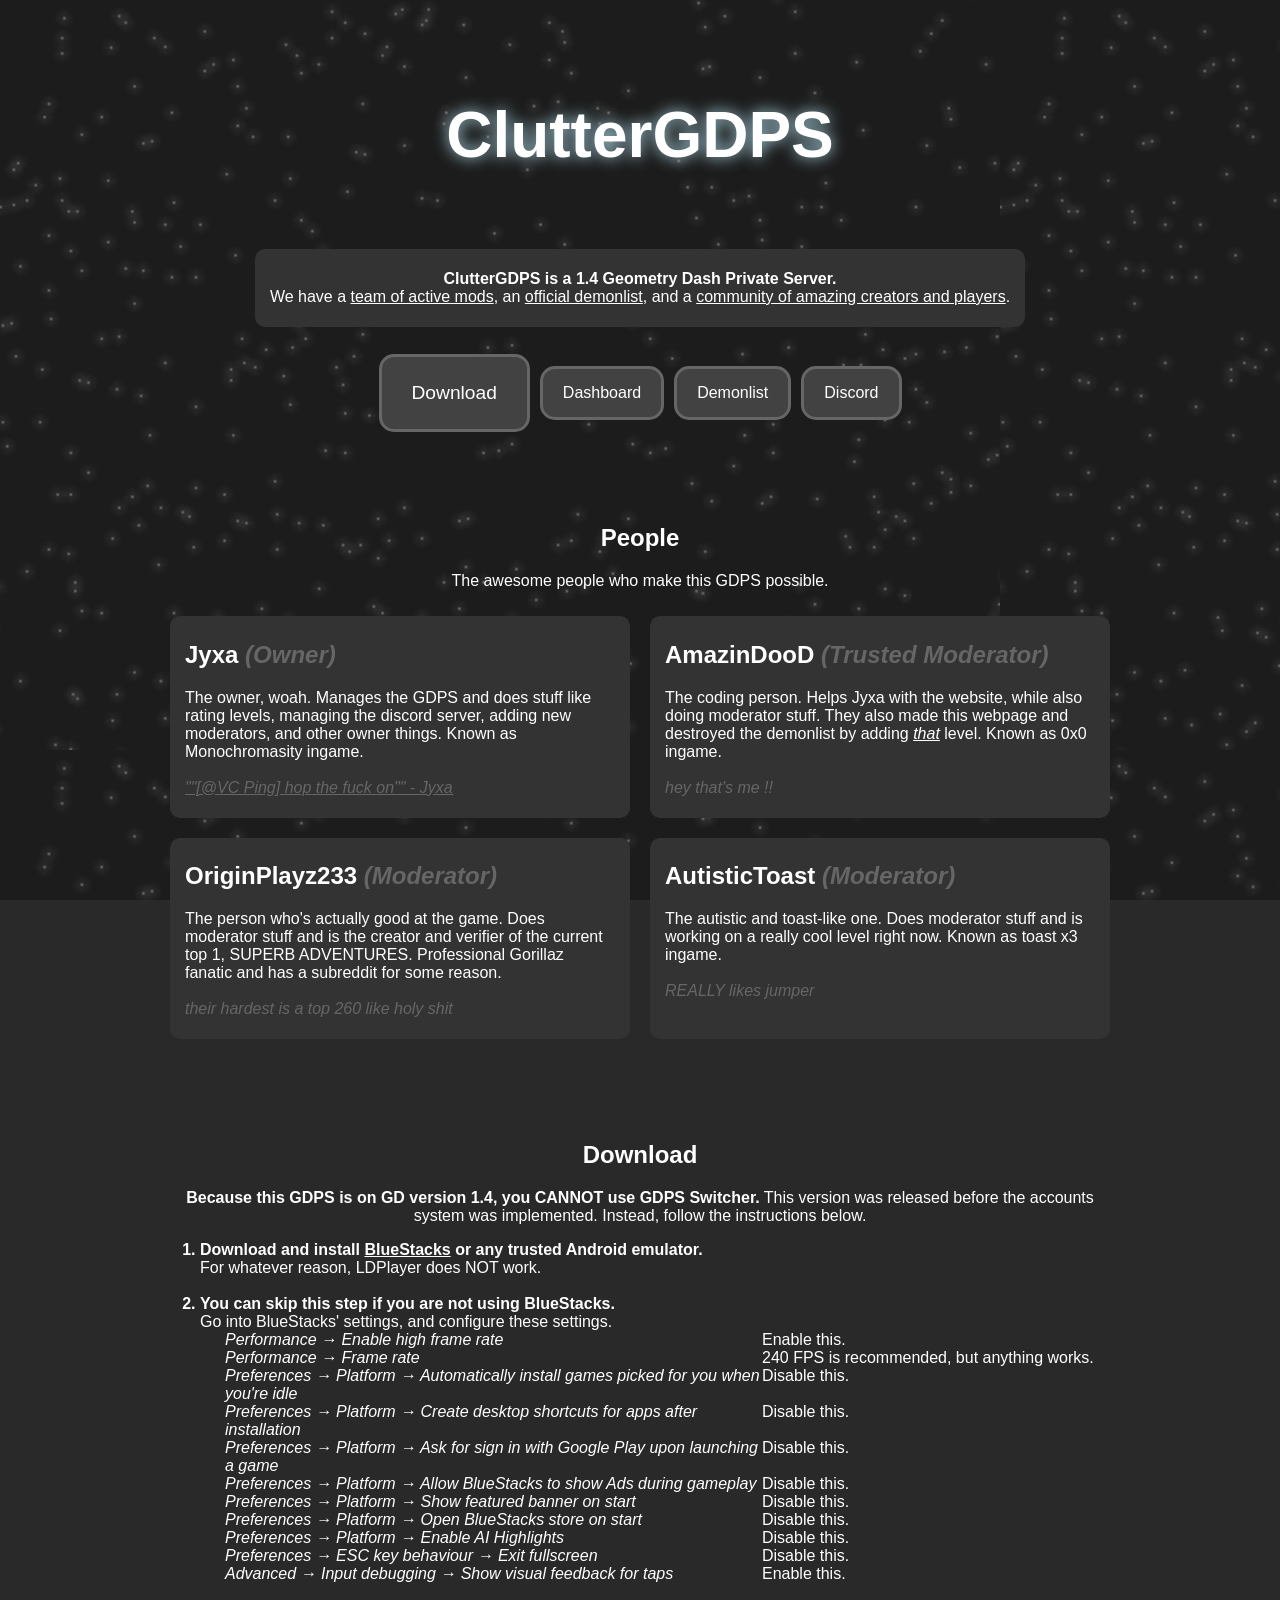
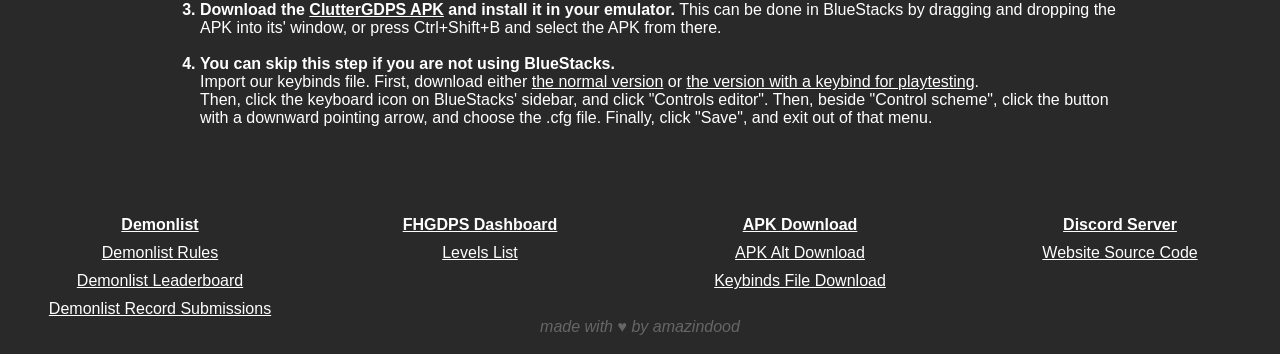
<file: index.html>
<!DOCTYPE html>
<html lang="en">
<head>
    <meta charset="UTF-8">
    <meta name="viewport" content="width=device-width, initial-scale=1.0">
    <meta name="robots" content="noarchive">

    <meta property="og:title" content="ClutterGDPS">
    <meta property="og:type" content="website">
    <meta property="og:url" content="https://cluttergdps.vercel.app/">
    <meta property="og:description" content="The official website for ClutterGDPS.">
    <meta property="og:determiner" content="the">
    <meta property="og:locale" content="en_GB">
    <meta property="og:site_name" content="ClutterGDPS">

    <title>ClutterGDPS</title>

    <link rel="stylesheet" href="/style.css" type="text/css">
    <link rel="icon" href="/favicon.png" type="image/png">
    <script defer src="/homepage.js"></script>
</head>
<body>
    <div id="background"></div>
    <div class="centred">
        <h1 id="title">ClutterGDPS</h1>
        <div class="container max-75">
            <p>
                <b>ClutterGDPS is a 1.4 Geometry Dash Private Server.</b><br>
                We have a <a href="#people">team of active mods</a>,
                an <a href="/list">official demonlist</a>,
                and a <a href="/discord">community of amazing creators and players</a>.
            </p>
        </div>
    
        <div style="margin-top: 3vh; display: flex; flex-direction: row; align-items: center; gap: 10px">
            <a href="#download">
                <button style="padding: 25px 30px; font-size: 1.2rem">Download</button>
            </a>
            <a href="https://cluttergdps.ps.fhgdps.com/dashboard">
                <button>Dashboard</button>
            </a>
            <a href="/list/">
                <button>Demonlist</button>
            </a>
            <a href="/discord/">
                <button>Discord</button>
            </a>
        </div>

        <section id="people">
            <h2>People</h2>
            <p>The awesome people who make this GDPS possible.</p>

            <div class="flex col max-75">
                <div class="flex row grow-contents left-align">
                    <div class="container">
                        <h2>Jyxa <i class="sad">(Owner)</i></h2>
                        <p>
                            The owner, woah. Manages the GDPS and does stuff like rating levels, managing the discord server,
                            adding new moderators, and other owner things. Known as Monochromasity ingame.<br><br>
                            <a href="https://discord.com/channels/1560697072888324167/1560697302233129070/1563939340529172523">
                                <i class="sad" style="text-decoration: underline;">""[@VC Ping] hop the fuck on"" - Jyxa</i>
                            </a>
                        </p>
                    </div>
                    <div class="container">
                        <h2>AmazinDooD <i class="sad">(Trusted Moderator)</i></h2>
                        <p>
                            The coding person. Helps Jyxa with the website, while also doing moderator stuff. They also made this
                            webpage and destroyed the demonlist by adding <i><a href="/list/?121">that</a></i> level. Known as 0x0 ingame.<br><br>
                            <i class="sad">hey that's me !!</i>
                        </p>
                    </div>
                </div>
                <div class="flex row grow-contents left-align">
                    <div class="container">
                        <h2>OriginPlayz233 <i class="sad">(Moderator)</i></h2>
                        <p>
                            The person who's actually good at the game. Does moderator stuff and is the creator and verifier of the
                            current top 1, SUPERB ADVENTURES. Professional Gorillaz fanatic and has a subreddit for some reason.<br><br>
                            <i class="sad">their hardest is a top 260 like holy shit</i>
                        </p>
                    </div>
                    <div class="container">
                        <h2>AutisticToast <i class="sad">(Moderator)</i></h2>
                        <p>
                            The autistic and toast-like one. Does moderator stuff and is working on a really cool level right now.
                            Known as toast x3 ingame.<br><br>
                            <i class="sad">REALLY likes jumper</i>
                        </p>
                    </div>
                </div>
            </div>
        </section>

        <section id="download" class="max-75">
            <h2>Download</h2>
            <p>
                <b>Because this GDPS is on GD version 1.4, you CANNOT use GDPS Switcher.</b>
                This version was released before the accounts system was implemented.
                Instead, follow the instructions below.<br>
            </p>
            <ol class="left-align">
                <li>
                    <b>Download and install <a href="https://bluestacks.com">BlueStacks</a> or any trusted Android emulator.</b><br>
                    For whatever reason, LDPlayer does NOT work.
                </li>
                <br>

                <li>
                    <b>You can skip this step if you are not using BlueStacks.</b><br>
                    Go into BlueStacks' settings, and configure these settings.
                    <div style="display: grid; grid: auto-flow / 3fr 2fr; margin-left: 25px">
                        <i>Performance &rarr; Enable high frame rate</i>Enable this.
                        <i>Performance &rarr; Frame rate</i>240 FPS is recommended, but anything works.
                        <i>Preferences &rarr; Platform &rarr; Automatically install games picked for you when you're idle</i>Disable this.
                        <i>Preferences &rarr; Platform &rarr; Create desktop shortcuts for apps after installation</i>Disable this.
                        <i>Preferences &rarr; Platform &rarr; Ask for sign in with Google Play upon launching a game</i>Disable this.
                        <i>Preferences &rarr; Platform &rarr; Allow BlueStacks to show Ads during gameplay</i>Disable this.
                        <i>Preferences &rarr; Platform &rarr; Show featured banner on start</i>Disable this.
                        <i>Preferences &rarr; Platform &rarr; Open BlueStacks store on start</i>Disable this.
                        <i>Preferences &rarr; Platform &rarr; Enable AI Highlights</i>Disable this.
                        <i>Preferences &rarr; ESC key behaviour &rarr; Exit fullscreen</i>Disable this.
                        <i>Advanced &rarr; Input debugging &rarr; Show visual feedback for taps</i>Enable this.
                    </div>
                </li>
                <br>

                <li>
                    <b>Download the <a href="/ClutterGDPS.apk" download>ClutterGDPS APK</a> and install it in your emulator.</b>
                    This can be done in BlueStacks by dragging and dropping the APK into its' window, or press Ctrl+Shift+B and
                    select the APK from there.
                </li>
                <br>

                <li>
                    <b>You can skip this step if you are not using BlueStacks.</b><br>
                    Import our keybinds file. First, download either <a href="/com.mathieu.cluttergdps0.cfg" download>the normal version</a>
                    or <a href="https://2share.su/B89A3/">the version with a keybind for playtesting</a>.<br>
                    Then, click the keyboard icon on BlueStacks' sidebar, and click "Controls editor".
                    Then, beside "Control scheme", click the button with a downward pointing arrow, and choose the .cfg file.
                    Finally, click "Save", and exit out of that menu.
                </li>
            </ol>
        </section>

        <footer style="background-color: var(--grey-med-dark); width: 100vw; margin-top: 5vh; padding: 2vh 0">
            <div class="flex row grow-contents">
                <div class="flex col">
                    <a href="/list"><b>Demonlist</b></a>
                    <a href="/list/rules">Demonlist Rules</a>
                    <a href="/list/leaderboard">Demonlist Leaderboard</a>
                    <a href="https://forms.gle/d67MCruia6U6k41MA">Demonlist Record Submissions</a>
                </div>
                <div class="flex col">
                    <a href="https://cluttergdps.ps.fhgdps.com/dashboard"><b>FHGDPS Dashboard</b></a>
                    <a href="https://cluttergdps.ps.fhgdps.com/dashboard/stats/levelsList.php">Levels List</a>
                </div>
                <div class="flex col">
                    <a href="/ClutterGDPS.apk" download><b>APK Download</b></a>
                    <a href="https://drive.google.com/uc?export=download&id=1xa6jM6PYxi7sg9_VEIe8YPS39LWRCJLE">APK Alt Download</a>
                    <a href="/com.mathieu.cluttergdps0.cfg" download>Keybinds File Download</a>
                </div>
                <div class="flex col">
                    <a href="/discord"><b>Discord Server</b></a>
                    <a href="https://github.com/Monochromasity/ClutterGDPS">Website Source Code</a>
                </div>
            </div>
            <i class="sad">made with ♥ by amazindood</i>
        </footer>
    </div>
</body>
</html>
</file>
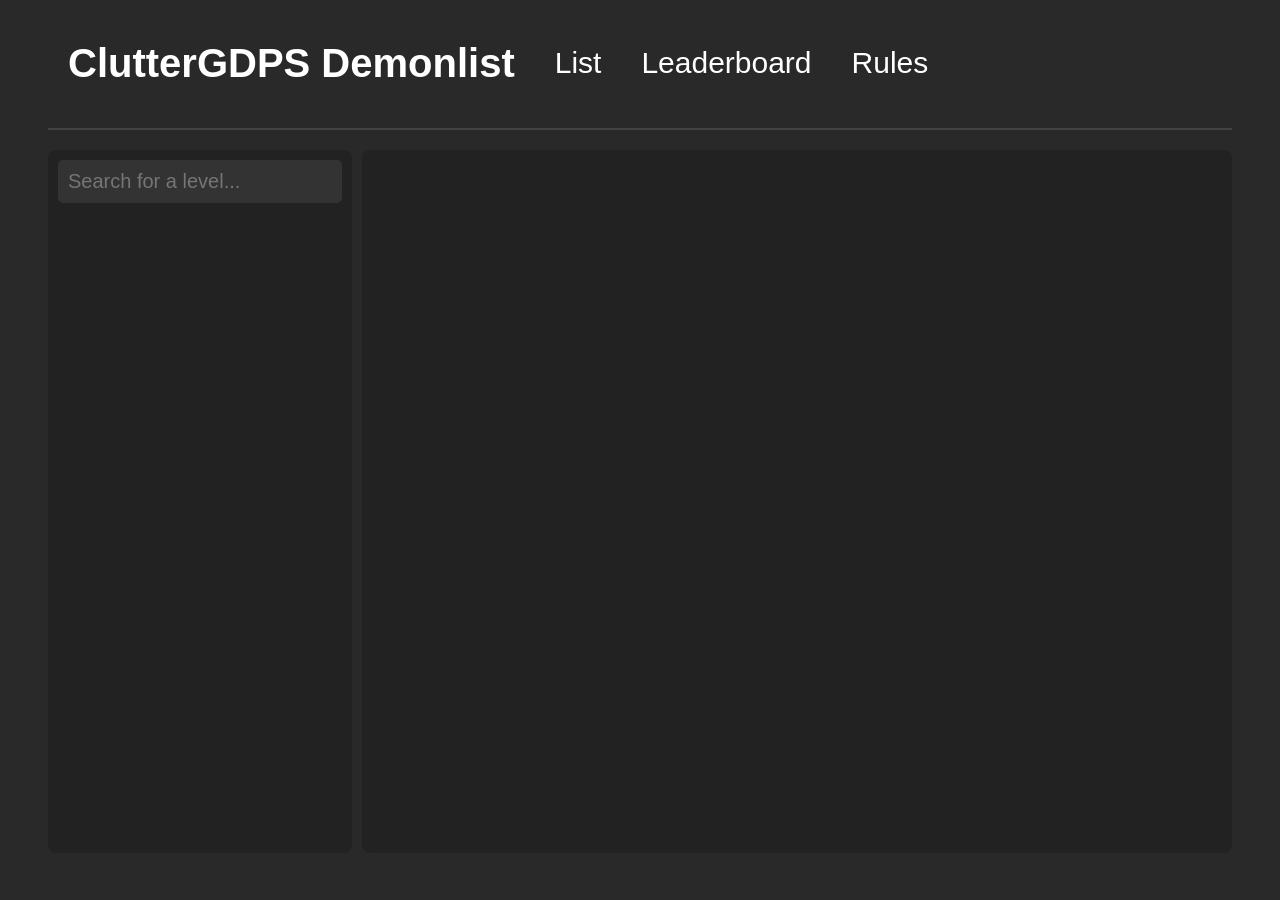
<file: list/index.html>
<!DOCTYPE html>
<html lang="en">
<head>
  <meta charset="UTF-8">
  <meta name="viewport" content="width=device-width, initial-scale=1.0">
  <meta name="robots" content="noarchive">
  <!-- OpenGraph metadata (https://ogp.me) -->
  <meta property="og:title" content="ClutterGDPS Demonlist">
  <meta property="og:type" content="website">
  <meta property="og:url" content="https://cluttergdps.vercel.app/list/">
  <meta property="og:description" content="The official demonlist for ClutterGDPS.">
  <meta property="og:determiner" content="the">
  <meta property="og:locale" content="en_GB">
  <meta property="og:site_name" content="ClutterGDPS">
  <title>ClutterGDPS Demonlist</title>

  <style>
    /* Don't worry about this. It becomes visible again near the end of the body tag.
      This is just here to stop a flash of unstyled content. */
    html {visibility: hidden; opacity: 0;}
  </style>
  <link rel="stylesheet" href="/list/style.css" type="text/css">
  <link rel="icon" href="/favicon.png" type="image/png">
  <script src="/list/script.js" type="module" defer></script>
</head>
<body>
  <div class="header">
    <b class="logo">ClutterGDPS Demonlist</b>
    <a href="/list" class="hlink">List</a>
    <a href="/list/leaderboard" class="hlink">Leaderboard</a>
    <a href="/list/rules" class="hlink">Rules</a>
  </div>
  <div class="main">
    <div id="list">
      <input id="search" placeholder="Search for a level..."></input>
      <p id="empty" style="display: none;" class="sad"><i>Nothing was found...</i></p>
    </div>
    <div id="level"></div>
  </div>
  <style>
    /* Become visible now that the page's loaded (this will always be the last thing to load) */
    html {visibility: visible; opacity: 1;}
  </style>
</body>
</html>
</file>
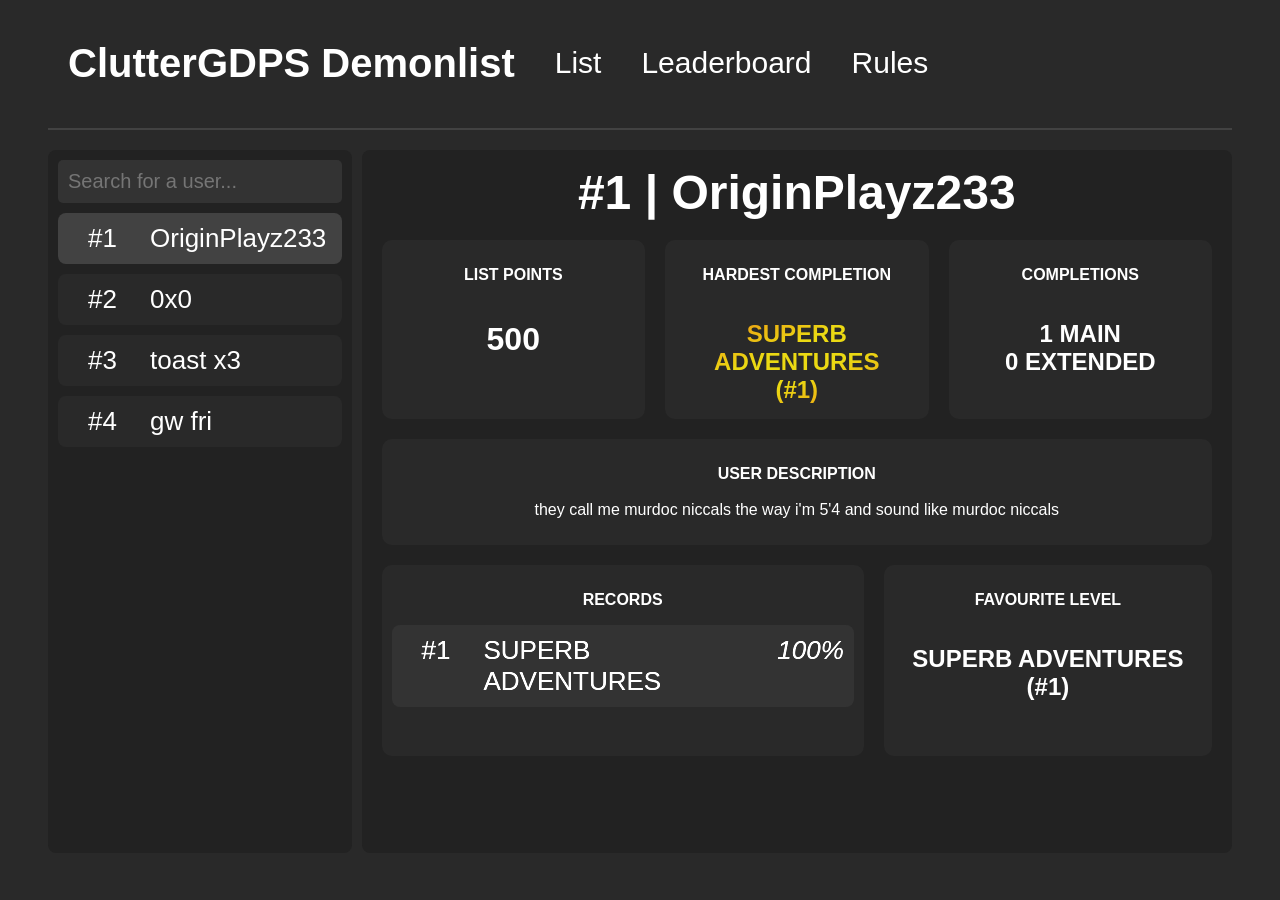
<file: list/leaderboard/index.html>
<!DOCTYPE html>
<html lang="en">
<head>
  <meta charset="UTF-8">
  <meta name="viewport" content="width=device-width, initial-scale=1.0">
  <meta name="robots" content="noarchive">

  <meta property="og:title" content="ClutterGDPS Demonlist Leaderboard">
  <meta property="og:type" content="website">
  <meta property="og:url" content="https://cluttergdps.vercel.app/list/leaderboard/">
  <meta property="og:description" content="The leaderboard for the official demonlist for the ClutterGDPS.">
  <meta property="og:determiner" content="the">
  <meta property="og:locale" content="en_GB">
  <meta property="og:site_name" content="ClutterGDPS">

  <title>ClutterGDPS Demonlist Leaderboard</title>
  <link rel="stylesheet" href="/list/style.css" type="text/css">
  <link rel="icon" href="/favicon.png" type="image/png">
  <script src="/list/leaderboard/leaderboard.js" type="module" defer></script>
</head>
<html>
  <body>
    <div class="header">
      <b class="logo">ClutterGDPS Demonlist</b>
      <a href="/list" class="hlink">List</a>
      <a href="/list/leaderboard" class="hlink">Leaderboard</a>
      <a href="/list/rules" class="hlink">Rules</a>
    </div>
    <div class="main">
      <div id="list">
        <input id="search" placeholder="Search for a user...">
      </div>
      <div id="level"></div>
    </div>
  </body>
</html>
</file>
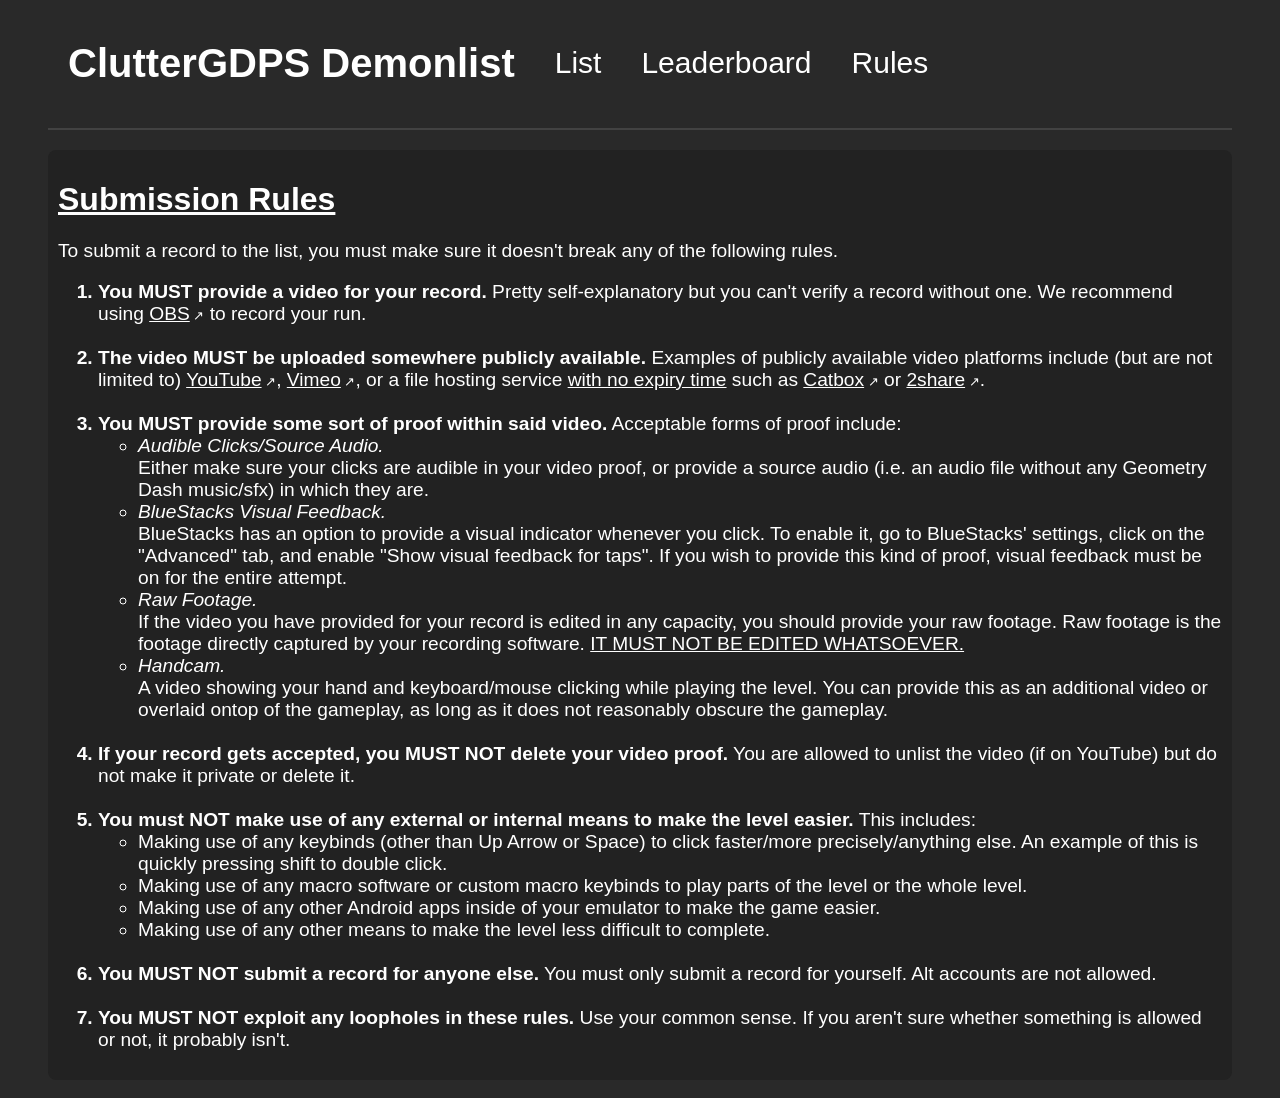
<file: list/rules/index.html>
<!DOCTYPE html>
<html lang="en">
<head>
  <meta charset="UTF-8">
  <meta name="viewport" content="width=device-width, initial-scale=1.0">
  <meta name="robots" content="noarchive">
  <meta property="og:title" content="ClutterGDPS Demonlist Rules">
  <meta property="og:type" content="website">
  <meta property="og:url" content="https://cluttergdps.vercel.app/list/rules/">
  <meta property="og:description" content="The rules for the official demonlist for ClutterGDPS.">
  <meta property="og:determiner" content="the">
  <meta property="og:locale" content="en_GB">
  <meta property="og:site_name" content="ClutterGDPS">
  <title>ClutterGDPS Demonlist Rules</title>

  <link rel="stylesheet" href="/list/style.css" type="text/css">
  <link rel="icon" href="/favicon.png" type="image/png">
</head>
<html>
  <body>
    <div class="header">
      <b class="logo">ClutterGDPS Demonlist</b>
      <a href="/list" class="hlink">List</a>
      <a href="/list/leaderboard" class="hlink">Leaderboard</a>
      <a href="/list/rules" class="hlink">Rules</a>
    </div>
    <div class="main">
      <div id="level">
        <h1><u>Submission Rules</u></h1>
        <p class="bigger-font">
          To submit a record to the list, you must make sure it doesn't break any of the following rules.
        </p>
        <ol class="bigger-font">
          <li>
            <b>You MUST provide a video for your record.</b> 
            Pretty self-explanatory but you can't verify a record without one. We recommend using
            <a href="https://obsproject.com/" class="inline-link" target="_blank">OBS</a> to record your run.
          </li>
          <br>

          <li>
            <b>The video MUST be uploaded somewhere publicly available.</b>
            Examples of publicly available video platforms include (but are not limited to)
            <a href="https://youtube.com" class="inline-link" target="_blank">YouTube</a>, 
            <a href="https://vimeo.com" class="inline-link" target="_blank">Vimeo</a>, or a
            file hosting service <u>with no expiry time</u> such as
            <a href="https://catbox.moe" class="inline-link" target="_blank">Catbox</a> or
            <a href="https://2share.su" class="inline-link" target="_blank">2share</a>.
          </li>
          <br>

          <li>
            <b>You MUST provide some sort of proof within said video.</b>
            Acceptable forms of proof include:
            <ul>
              <li>
                <i>Audible Clicks/Source Audio.</i><br>
                Either make sure your clicks are audible in your video proof, or provide a source audio (i.e. an audio
                file without any Geometry Dash music/sfx) in which they are.
              </li>
              <li>
                <i>BlueStacks Visual Feedback.</i><br>
                BlueStacks has an option to provide a visual indicator whenever you click. To enable it, go to BlueStacks'
                settings, click on the "Advanced" tab, and enable "Show visual feedback for taps". If you wish to provide
                this kind of proof, visual feedback must be on for the entire attempt.
              </li>
              <li>
                <i>Raw Footage.</i><br>
                If the video you have provided for your record is edited in any capacity, you should provide your raw footage.
                Raw footage is the footage directly captured by your recording software. 
                <u>IT MUST NOT BE EDITED WHATSOEVER.</u>
              </li>
              <li>
                <i>Handcam.</i><br>
                A video showing your hand and keyboard/mouse clicking while playing the level. You can provide this as an
                additional video or overlaid ontop of the gameplay, as long as it does not reasonably obscure the gameplay.
              </li>
            </ul>
          </li>
          <br>

          <li>
            <b>If your record gets accepted, you MUST NOT delete your video proof.</b>
            You are allowed to unlist the video (if on YouTube) but do not make it private or delete it.
          </li>
          <br>

          <li>
            <b>You must NOT make use of any external or internal means to make the level easier.</b>
            This includes:
            <ul>
              <li>
                Making use of any keybinds (other than Up Arrow or Space) to click faster/more precisely/anything else.
                An example of this is quickly pressing shift to double click.
              </li>
              <li>
                Making use of any macro software or custom macro keybinds to play parts of the level or the whole level.
              </li>
              <li>
                Making use of any other Android apps inside of your emulator to make the game easier.
              </li>
              <li>
                Making use of any other means to make the level less difficult to complete.
              </li>
            </ul>
          </li>
          <br>

          <li>
            <b>You MUST NOT submit a record for anyone else.</b>
            You must only submit a record for yourself. Alt accounts are not allowed.
          </li>
          <br>

          <li>
            <b>You MUST NOT exploit any loopholes in these rules.</b>
            Use your common sense. If you aren't sure whether something is allowed or not, it probably isn't.
          </li>
        </ol>
      </div>
    </div>
  </body>
</html>
</file>
<file: style.css>
/* Homepage Styles :P */
@import url("https://api.fonts.coollabs.io/css2?family=Kaushan+Script&display=swap");
@import url('https://api.fonts.coollabs.io/css2?family=Raleway:ital,wght@0,100..900;1,100..900&display=swap');

:root {
    /* Variables yay */
    --grey-darkest:     #1a1a1a;
    --grey-dark:        #222;
    --grey-med-dark:    #292929;
    --grey-med-light:   #333;
    --grey-light:       #424242;
    --grey-lightest:    #666;
}

body {
    background-color: var(--grey-med-dark);
    margin-bottom: 0
}
#background {
    position: fixed;
    top: 0;
    left: 0;
    width: 100vw;
    height: 100vh;
    background-image: url("/space.png");
    opacity: 0.3;
    z-index: -1;
}
body, button, select, a {
    color: white;
    font-family: "Raleway", sans-serif;
}
a:hover:not(:has(button)) {
    filter: brightness(0.7);
}
button {
    background-color: var(--grey-light);
    border: 3px solid var(--grey-lightest);
    border-radius: 15px;
    padding: 15px 20px;
    cursor: pointer;
    font-size: 1rem;

    &:hover {
        background-color: var(--grey-lightest);
        filter: brightness(1.2)
    }
}

.centred {
    display: flex;
    justify-content: center;
    align-items: center;
    text-align: center;
    flex-direction: column;
}

/* ive just reinvented tailwind havent i */
.flex {
    display: flex;

    &.col {flex-direction: column;}
    &.row {flex-direction: row;}

    & > *:not(.flex) {margin: 10px}
    &.grow-contents > * {flex: 1}
}

.max-75 {max-width: 75vw;}
.min-75 {min-width: 75vw;}

.left-align {text-align: left;}
.centre-align {text-align: center;}
.right-align {text-align: right;}

i.sad {color: var(--grey-lightest)}

footer a {
    margin-bottom: 0 !important;
}

section {margin-top: 8vh}

.container {
    background-color: var(--grey-med-light);
    border-radius: 10px;
    padding: 5px 15px;
}

#title {
    margin-top: 10vh;
    min-height: 12vh;
    font-size: 4rem;
    text-shadow: lightblue 0 0 15px;
}

li::marker {font-weight: bold;}
</file>
<file: list/style.css>
@import url('https://api.fonts.coollabs.io/css2?family=Raleway:ital,wght@0,100..900;1,100..900&display=swap');
body {
  background-color: #292929;
  color: white;
  font-family: "Raleway", sans-serif;
  padding: 10px 40px;
  scroll-behavior: smooth;
}
a.hlink {
  text-decoration: none;
  font-size: 30px;
  padding: 10px;
  border-radius: 5px;
  color: white;
  transition: all 0.4s;
  margin: 10px;

  &:hover {
    background-color: #333333;
    font-size: 36px;
    margin: 7px;
  }
}
a.inline-link {
  color: white;
  transition-duration: 0.2s;

  &:hover {filter: brightness(0.7);}
  /* This adds a little arrow after every link that opens in a new tab. */
  &[target="_blank"]::after {
    content: "\00a0\2197";
    display: inline-block;
    font-size: 0.8rem;
    white-space: nowrap;
  }  
  .record > &::after {font-size: 17px;}
  &:is(#record-submit-link)::after {font-size: 1.4rem}
}
.header {
  border-bottom: 2px solid #424242;
  padding-bottom: 20px;
  display: flex;
  align-items: center;
  min-height: 10vh;
}
.logo {
  font-size: 40px;
  padding-left: 20px;
  padding-right: 20px;
}
.main {
  display: flex;
  margin-top: 20px;
}
#list {
  flex: 25%;
  background-color: #222222;
  border-radius: 8px;
  padding: 0 10px 10px 10px;
  margin-right: 10px;
  overflow: auto scroll;
  height: 77vh;
  display: flex;
  scroll-behavior: smooth;
  flex-direction: column;
  -ms-overflow-style: none;  /* IE and Edge */
  scrollbar-width: none;  /* Firefox */
}
/* Hide scrollbar for Chrome, Safari and Opera */
#list::-webkit-scrollbar {
  display: none;
}
li::marker {
  font-weight: bold;
}
.bigger-font {
  font-size: 1.2rem;
}
.sad {
  color: #666;
  text-align: center;
}
#search {
  padding: 10px;
  margin: 10px 0;
  background-color: #333333;
  border: none;
  border-radius: 5px;
  color: white;
  font-family: "Raleway", sans-serif;
  font-size: 20px;

  &:focus {outline: 1px solid white;}
}
#level {
  flex: 75%;
  background-color: #222222;
  border-radius: 8px;
  padding: 10px;
}
.item {
  font-size: 26px;
  background-color: #292929;
  border-radius: 8px;
  margin-bottom: 10px;
  padding: 10px;
  transition-duration: 0.4s;

  &:hover {
    background-color: #424242;
    cursor: pointer;
  }
}
#records-list {
  height: 19vh;
  overflow-y: auto;
  scroll-behavior: smooth;
  & > .item {
    font-size: 20px;
  }
}
.record {
  margin: 20px;
  border: hidden;
  display: grid;
  grid: auto-flow / 2fr 2fr 1fr;
}
.recuser {
  margin-left: 20px;
  display: inline-block;
}
.recperc {
  margin-right: 20px;
  display: inline-block;
  text-align: right;
}
.selected {
  background-color: #424242;
}
.rank {
  margin-left: 20px;
  margin-right: 60px;
  display: inline-block;
  width: 2px;
}
.name {
  display: inline-block;
}
.levelname {
  font-size: 40px;
  padding: 10px;
  border-bottom: 2px solid #424242;
}
.cpvlabel {
  font-size: 20px;
  padding: 10px;
}
.lowerdiv {
  display: flex;
  justify-content: center;
  padding-top: 10px;
}
.detailsdiv {
  flex: 66.54%;
}
.recordsdiv {
  flex: 33.46%;
  justify-content: center;
  align-items: center;
}
.desc {
  padding: 10px;
}
.info, .info2 {
  text-align: center;
  display: grid;
}
.info {
  grid: auto-flow / 1fr 1fr 1fr;
  padding: 0px 10%;
}
.info2 {
  grid: auto-flow / 1fr 1fr;
  padding: 0px 20%;
}
.video {
  display: flex;
  margin: 20px;
  border: hidden;
  border-radius: 8px;
  background-color: #1a1a1a;
  font-size: 20px;
  justify-content: center;
  align-items: center;
  width: 40vw;
  height: 315px;
}
.dataitem {
  background-color: #292929;
  border-radius: 10px;
  margin: 10px;
  padding: 10px;
  flex: 1;
  display: flex;
  flex-direction: column;
  align-items: center;
}
.datadiv {
  display: flex;
  flex-direction: row;
}
.leaderboardrecord {
  filter: brightness(1.25);
  display: grid;
  grid: auto-flow / 1fr 6fr 2fr;
}

/* stuff for mobile */
@media (width <= 900px) {
  .video {width: 95%;}
  .datadiv, .main, .lowerdiv, .header {
    flex-direction: column;
  }
  body {overflow-x: hidden;}
  #list {margin: 0 0 10px 0;}
  .logo {white-space: nowrap}
  a.hlink {
    margin: 5px 10px;
    &:hover {margin: 1px 6px;}
  }
}

/* stuff for narrower screens */
@media (width <= 1560px) {
  .info, .info2 {
    grid: auto-flow / 1fr; 
  }
}

/* keyframes for name effects */
@keyframes sliding-gradient {
  from {background-position: 0 50%;}
  to {background-position: 110% 50%;}
}
</file>
